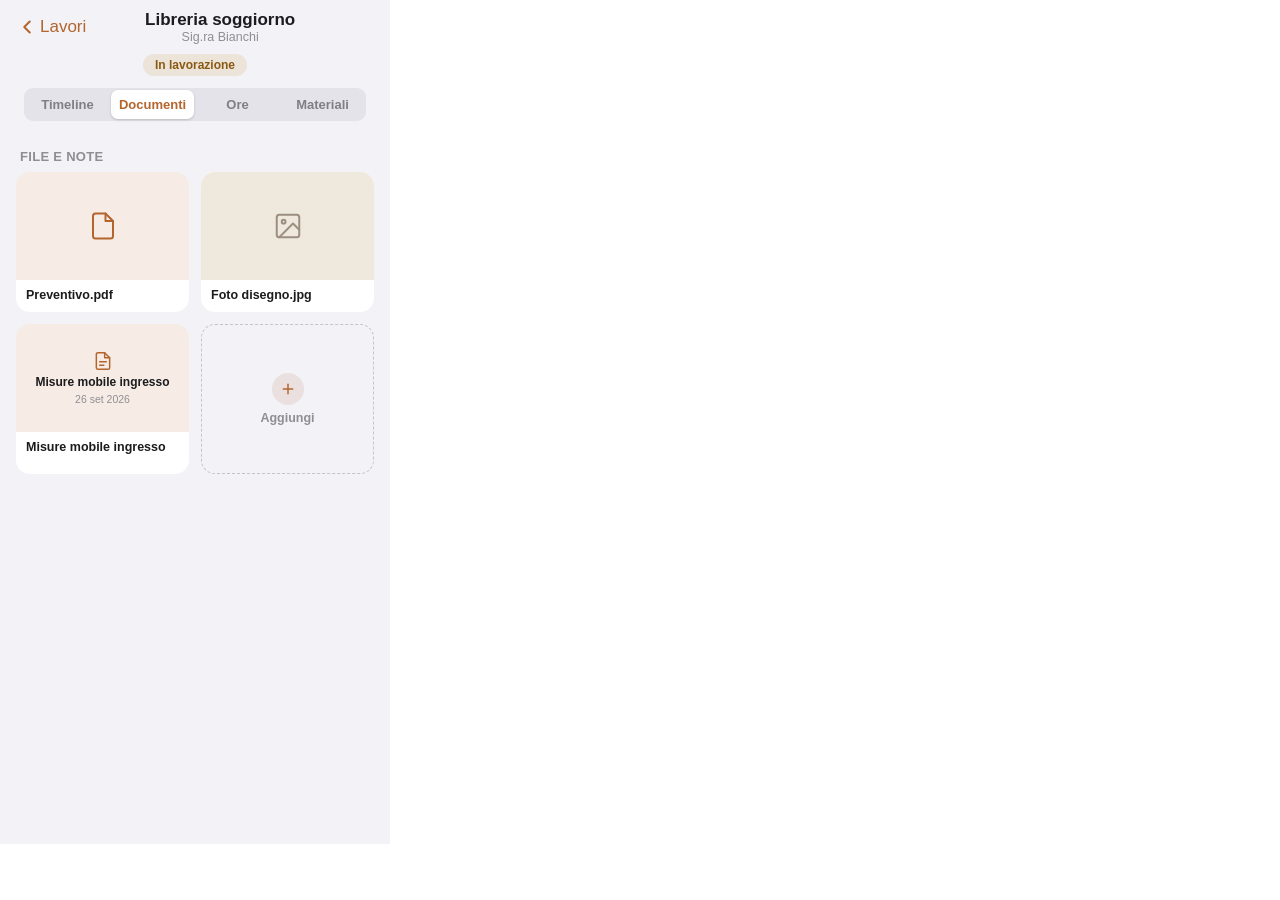
<file: scripts/preview/apple-documenti.html>
<!doctype html>
<html>
<head>
<meta charset="utf-8">
<style>
  :root {
    --bg: #F2F2F7; --card: #FFFFFF; --sep: rgba(60,60,67,0.29);
    --label: #1C1C1E; --label2: #8E8E93; --accent: #B4652E; --accent-soft: rgba(180,101,46,0.12);
    --warn-bg: rgba(200,138,46,0.15); --warn-ink: #8A5A12;
  }
  * { box-sizing: border-box; -webkit-font-smoothing: antialiased; }
  body { margin: 0; font-family: -apple-system, BlinkMacSystemFont, "SF Pro Text", "Segoe UI", Roboto, sans-serif; }
  .phone { width: 390px; height: 844px; background: var(--bg); color: var(--label); display: flex; flex-direction: column; overflow: hidden; position: relative; }
  .header { background: var(--bg); padding: 10px 8px 8px 8px; }
  .header-row { display: flex; align-items: center; gap: 8px; padding: 0 8px; }
  .back { color: var(--accent); display: flex; align-items: center; gap: 2px; font-size: 17px; }
  .titles { flex: 1; text-align: center; margin-right: 28px; }
  .job-name { font-size: 17px; font-weight: 600; }
  .job-client { font-size: 12.5px; color: var(--label2); }
  .status-pill { align-self: center; margin: 10px auto 0 auto; padding: 4px 12px; border-radius: 999px; background: var(--warn-bg); color: var(--warn-ink); font-size: 12px; font-weight: 700; width: fit-content; }
  .segmented { display: flex; background: rgba(118,118,128,0.12); border-radius: 9px; padding: 2px; gap: 2px; margin: 12px 16px 0 16px; }
  .segmented div { flex: 1; text-align: center; padding: 7px 0; border-radius: 7px; font-size: 13px; font-weight: 600; color: rgba(60,60,67,0.6); }
  .segmented div.active { background: #fff; box-shadow: 0 1px 2.5px rgba(0,0,0,0.18); color: var(--accent); }

  .scroll { flex: 1; overflow: hidden; padding: 4px 16px 0 16px; }
  .section-header { font-size: 13px; font-weight: 600; color: var(--label2); text-transform: uppercase; letter-spacing: 0.3px; margin: 16px 4px 8px 4px; }
  .grid { display: grid; grid-template-columns: repeat(2, 1fr); gap: 12px; }
  .tile { background: var(--card); border-radius: 14px; overflow: hidden; }
  .thumb { height: 108px; background: var(--accent-soft); color: var(--accent); display: flex; align-items: center; justify-content: center; }
  .thumb.note { flex-direction: column; gap: 4px; padding: 10px; text-align: center; }
  .note-title { font-size: 12px; font-weight: 700; color: var(--label); }
  .note-date { font-size: 10.5px; color: var(--label2); }
  .tile-name { font-size: 12.5px; font-weight: 600; padding: 8px 10px 10px 10px; overflow: hidden; text-overflow: ellipsis; white-space: nowrap; }
  .add-tile { border: 1.4px dashed rgba(60,60,67,0.25); border-radius: 14px; min-height: 150px; display: flex; flex-direction: column; align-items: center; justify-content: center; gap: 6px; color: var(--label2); }
  .add-tile .circle { width: 32px; height: 32px; border-radius: 999px; background: var(--accent-soft); color: var(--accent); display: flex; align-items: center; justify-content: center; }
</style>
</head>
<body>
<div class="phone">
  <div class="header">
    <div class="header-row">
      <div class="back"><svg width="22" height="22" viewBox="0 0 24 24" fill="none" stroke="currentColor" stroke-width="2.2" stroke-linecap="round" stroke-linejoin="round"><polyline points="15 18 9 12 15 6"/></svg><span>Lavori</span></div>
      <div class="titles"><div class="job-name">Libreria soggiorno</div><div class="job-client">Sig.ra Bianchi</div></div>
    </div>
    <div class="status-pill">In lavorazione</div>
    <div class="segmented"><div>Timeline</div><div class="active">Documenti</div><div>Ore</div><div>Materiali</div></div>
  </div>
  <div class="scroll">
    <div class="section-header">File e note</div>
    <div class="grid">
      <div class="tile">
        <div class="thumb"><svg width="30" height="30" viewBox="0 0 24 24" fill="none" stroke="currentColor" stroke-width="1.6" stroke-linecap="round" stroke-linejoin="round"><path d="M14 2H6a2 2 0 0 0-2 2v16a2 2 0 0 0 2 2h12a2 2 0 0 0 2-2V8z"/><polyline points="14 2 14 8 20 8"/></svg></div>
        <div class="tile-name">Preventivo.pdf</div>
      </div>
      <div class="tile">
        <div class="thumb" style="background:#EFE8DC;color:#9C8F80;"><svg width="30" height="30" viewBox="0 0 24 24" fill="none" stroke="currentColor" stroke-width="1.6" stroke-linecap="round" stroke-linejoin="round"><rect x="3" y="3" width="18" height="18" rx="2"/><circle cx="8.5" cy="8.5" r="1.5"/><polyline points="21 15 16 10 5 21"/></svg></div>
        <div class="tile-name">Foto disegno.jpg</div>
      </div>
      <div class="tile">
        <div class="thumb note">
          <svg width="20" height="20" viewBox="0 0 24 24" fill="none" stroke="currentColor" stroke-width="1.8" stroke-linecap="round" stroke-linejoin="round"><path d="M14 2H6a2 2 0 0 0-2 2v16a2 2 0 0 0 2 2h12a2 2 0 0 0 2-2V8z"/><polyline points="14 2 14 8 20 8"/><line x1="8" y1="13" x2="16" y2="13"/><line x1="8" y1="17" x2="13" y2="17"/></svg>
          <div class="note-title">Misure mobile ingresso</div>
          <div class="note-date">26 set 2026</div>
        </div>
        <div class="tile-name">Misure mobile ingresso</div>
      </div>
      <div class="add-tile">
        <div class="circle"><svg width="16" height="16" viewBox="0 0 24 24" fill="none" stroke="currentColor" stroke-width="2.2" stroke-linecap="round"><line x1="12" y1="5" x2="12" y2="19"/><line x1="5" y1="12" x2="19" y2="12"/></svg></div>
        <div style="font-size:12.5px;font-weight:600;">Aggiungi</div>
      </div>
    </div>
  </div>
</div>
</body>
</html>
</file>
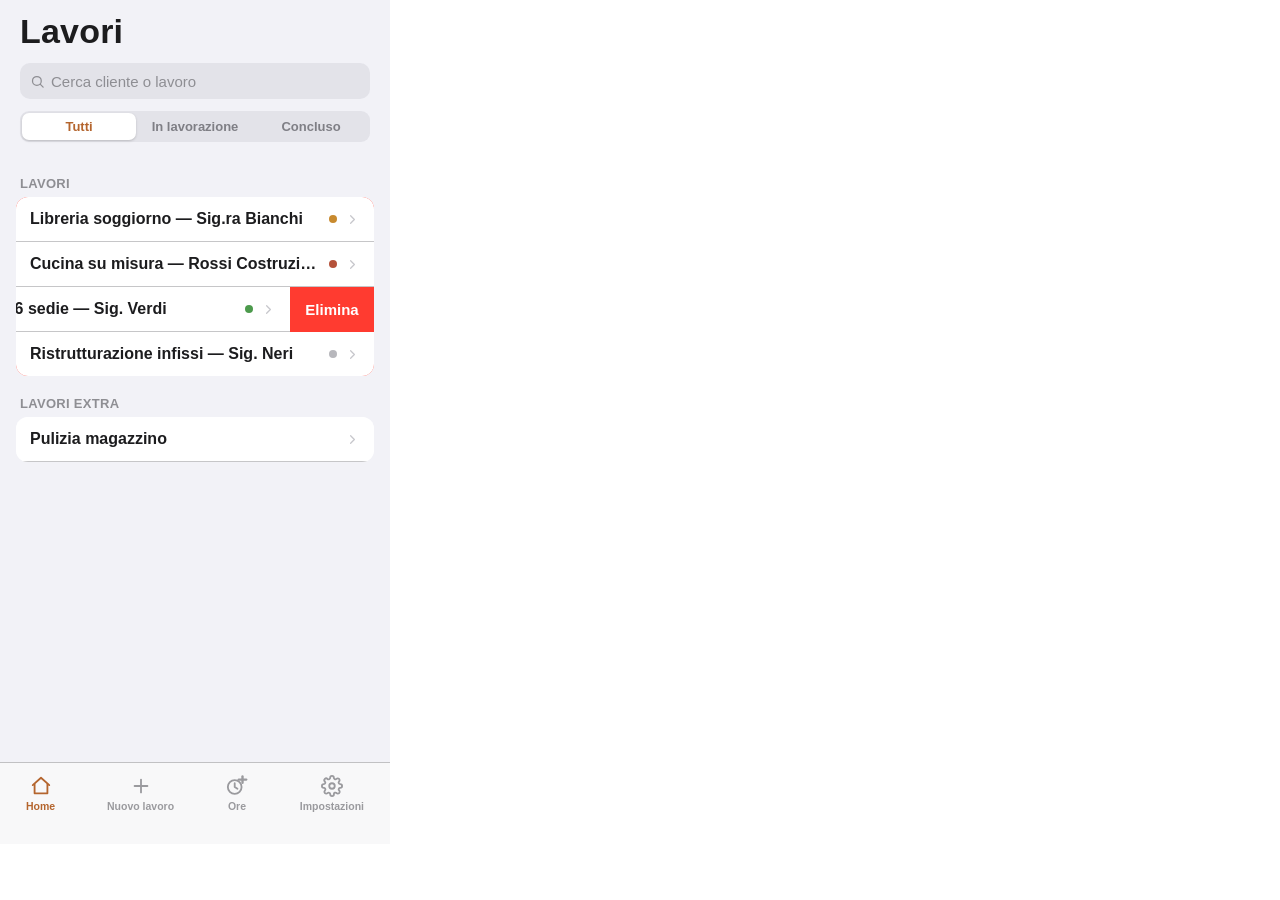
<file: scripts/preview/apple-home.html>
<!doctype html>
<html>
<head>
<meta charset="utf-8">
<style>
  :root {
    --bg: #F2F2F7;
    --card: #FFFFFF;
    --sep: rgba(60,60,67,0.29);
    --label: #1C1C1E;
    --label2: #8E8E93;
    --accent: #B4652E;
    --accent-soft: rgba(180,101,46,0.12);
  }
  * { box-sizing: border-box; -webkit-font-smoothing: antialiased; }
  body { margin: 0; font-family: -apple-system, BlinkMacSystemFont, "SF Pro Text", "Segoe UI", Roboto, sans-serif; }
  .phone {
    width: 390px; height: 844px; background: var(--bg); color: var(--label);
    display: flex; flex-direction: column; overflow: hidden; position: relative;
  }
  .nav { padding: 12px 20px 10px 20px; display: flex; flex-direction: column; gap: 12px; background: var(--bg); }
  .nav-top { display: flex; align-items: center; justify-content: space-between; }
  .large-title { font-size: 34px; font-weight: 700; letter-spacing: 0.2px; }
  .nav-actions { display: flex; gap: 10px; }
  .circle-btn {
    width: 34px; height: 34px; border-radius: 999px; display: flex; align-items: center; justify-content: center;
  }
  .circle-btn.fill { background: var(--accent); color: #fff; }
  .circle-btn.tint { background: var(--accent-soft); color: var(--accent); }
  .search {
    height: 36px; border-radius: 10px; background: rgba(118,118,128,0.12);
    display: flex; align-items: center; gap: 6px; padding: 0 10px; color: var(--label2); font-size: 15px;
  }
  .segmented {
    display: flex; background: rgba(118,118,128,0.12); border-radius: 9px; padding: 2px; gap: 2px;
  }
  .segmented div {
    flex: 1; text-align: center; padding: 6px 0; border-radius: 7px; font-size: 13px; font-weight: 600; color: var(--label);
  }
  .segmented div.active { background: #fff; box-shadow: 0 1px 2.5px rgba(0,0,0,0.18); color: var(--accent); }
  .segmented div:not(.active) { color: rgba(60,60,67,0.6); }

  .scroll { flex: 1; overflow: hidden; padding: 4px 0 0 0; }
  .section-header { font-size: 13px; font-weight: 600; color: var(--label2); text-transform: uppercase; letter-spacing: 0.3px; margin: 20px 20px 6px 20px; }
  .group { background: var(--card); margin: 0 16px; border-radius: 12px; overflow: hidden; }
  .row-wrap { position: relative; background: #FF3B30; overflow: hidden; }
  .swipe-action {
    position: absolute; top: 0; right: 0; bottom: 0; width: 84px;
    display: flex; align-items: center; justify-content: center;
    color: #fff; font-size: 15px; font-weight: 600;
  }
  .row { display: flex; align-items: center; gap: 12px; padding: 12px 14px; background: var(--card); position: relative; border-bottom: 0.6px solid var(--sep); }
  .row.swiped { transform: translateX(-84px); }
  .row-wrap:last-child .row { border-bottom: none; }
  .row-main { flex: 1; min-width: 0; }
  .row-title { font-size: 16px; font-weight: 600; line-height: 1.25; overflow: hidden; text-overflow: ellipsis; white-space: nowrap; }
  .row-sub { font-size: 13px; color: var(--label2); margin-top: 2px; }
  .row-trail { display: flex; align-items: center; gap: 8px; flex-shrink: 0; }
  .dot { width: 8px; height: 8px; border-radius: 999px; }
  .dot.amber { background: #C88A2E; }
  .dot.terra { background: #B5523A; }
  .dot.green { background: #4C9A4C; }
  .dot.gray { background: #B7B7BC; }
  .amount { font-size: 15px; font-weight: 600; font-variant-numeric: tabular-nums; }
  .chev { color: #C7C7CC; }

  .tabbar {
    height: 82px; padding-bottom: 20px; display: flex; align-items: center; justify-content: space-around;
    background: rgba(249,249,249,0.82); backdrop-filter: blur(20px); -webkit-backdrop-filter: blur(20px);
    border-top: 0.6px solid var(--sep);
  }
  .tabitem { display: flex; flex-direction: column; align-items: center; gap: 3px; color: #9a9a9e; }
  .tabitem.active { color: var(--accent); }
  .tabitem span { font-size: 10.5px; font-weight: 600; }
</style>
</head>
<body>
<div class="phone">

  <div class="nav">
    <div class="nav-top">
      <div class="large-title">Lavori</div>
    </div>
    <div class="search">
      <svg width="15" height="15" viewBox="0 0 24 24" fill="none" stroke="currentColor" stroke-width="2" stroke-linecap="round" stroke-linejoin="round"><circle cx="11" cy="11" r="7"/><line x1="21" y1="21" x2="16.65" y2="16.65"/></svg>
      Cerca cliente o lavoro
    </div>
    <div class="segmented">
      <div class="active">Tutti</div>
      <div>In lavorazione</div>
      <div>Concluso</div>
    </div>
  </div>

  <div class="scroll">
    <div class="section-header">Lavori</div>
    <div class="group">
      <div class="row-wrap">
        <div class="row">
          <div class="row-main">
            <div class="row-title">Libreria soggiorno — Sig.ra Bianchi</div>
          </div>
          <div class="row-trail"><span class="dot amber"></span><svg class="chev" width="15" height="15" viewBox="0 0 24 24" fill="none" stroke="currentColor" stroke-width="2" stroke-linecap="round" stroke-linejoin="round"><polyline points="9 18 15 12 9 6"/></svg></div>
        </div>
      </div>
      <div class="row-wrap">
        <div class="row">
          <div class="row-main">
            <div class="row-title">Cucina su misura — Rossi Costruzioni</div>
          </div>
          <div class="row-trail"><span class="dot terra"></span><svg class="chev" width="15" height="15" viewBox="0 0 24 24" fill="none" stroke="currentColor" stroke-width="2" stroke-linecap="round" stroke-linejoin="round"><polyline points="9 18 15 12 9 6"/></svg></div>
        </div>
      </div>
      <div class="row-wrap">
        <div class="swipe-action">Elimina</div>
        <div class="row swiped">
          <div class="row-main">
            <div class="row-title">Tavolo + 6 sedie — Sig. Verdi</div>
          </div>
          <div class="row-trail"><span class="dot green"></span><svg class="chev" width="15" height="15" viewBox="0 0 24 24" fill="none" stroke="currentColor" stroke-width="2" stroke-linecap="round" stroke-linejoin="round"><polyline points="9 18 15 12 9 6"/></svg></div>
        </div>
      </div>
      <div class="row-wrap">
        <div class="row">
          <div class="row-main">
            <div class="row-title">Ristrutturazione infissi — Sig. Neri</div>
          </div>
          <div class="row-trail"><span class="dot gray"></span><svg class="chev" width="15" height="15" viewBox="0 0 24 24" fill="none" stroke="currentColor" stroke-width="2" stroke-linecap="round" stroke-linejoin="round"><polyline points="9 18 15 12 9 6"/></svg></div>
        </div>
      </div>
    </div>

    <div class="section-header">Lavori extra</div>
    <div class="group">
      <div class="row">
        <div class="row-main">
          <div class="row-title">Pulizia magazzino</div>
        </div>
        <div class="row-trail"><svg class="chev" width="15" height="15" viewBox="0 0 24 24" fill="none" stroke="currentColor" stroke-width="2" stroke-linecap="round" stroke-linejoin="round"><polyline points="9 18 15 12 9 6"/></svg></div>
      </div>
    </div>
  </div>

  <div class="tabbar">
    <div class="tabitem active">
      <svg width="22" height="22" viewBox="0 0 24 24" fill="none" stroke="currentColor" stroke-width="2" stroke-linecap="round" stroke-linejoin="round"><path d="M3 11l9-8 9 8"/><path d="M5 10v10h14V10"/></svg>
      <span>Home</span>
    </div>
    <div class="tabitem">
      <svg width="22" height="22" viewBox="0 0 24 24" fill="none" stroke="currentColor" stroke-width="2" stroke-linecap="round"><line x1="12" y1="5" x2="12" y2="19"/><line x1="5" y1="12" x2="19" y2="12"/></svg>
      <span>Nuovo lavoro</span>
    </div>
    <div class="tabitem">
      <svg width="22" height="22" viewBox="0 0 24 24" fill="none" stroke="currentColor" stroke-width="2" stroke-linecap="round" stroke-linejoin="round"><circle cx="9.5" cy="13" r="7.5"/><polyline points="9.5 9 9.5 13 12.5 15"/><line x1="18" y1="1.5" x2="18" y2="8.5" stroke-width="2.6"/><line x1="14" y1="5" x2="22" y2="5" stroke-width="2.6"/></svg>
      <span>Ore</span>
    </div>
    <div class="tabitem">
      <svg width="22" height="22" viewBox="0 0 24 24" fill="none" stroke="currentColor" stroke-width="2" stroke-linecap="round" stroke-linejoin="round"><circle cx="12" cy="12" r="3"/><path d="M19.4 15a1.65 1.65 0 0 0 .33 1.82l.06.06a2 2 0 1 1-2.83 2.83l-.06-.06a1.65 1.65 0 0 0-1.82-.33 1.65 1.65 0 0 0-1 1.51V21a2 2 0 0 1-4 0v-.09A1.65 1.65 0 0 0 9 19.4a1.65 1.65 0 0 0-1.82.33l-.06.06a2 2 0 1 1-2.83-2.83l.06-.06A1.65 1.65 0 0 0 4.6 15a1.65 1.65 0 0 0-1.51-1H3a2 2 0 0 1 0-4h.09A1.65 1.65 0 0 0 4.6 9a1.65 1.65 0 0 0-.33-1.82l-.06-.06a2 2 0 1 1 2.83-2.83l.06.06A1.65 1.65 0 0 0 9 4.6a1.65 1.65 0 0 0 1-1.51V3a2 2 0 0 1 4 0v.09a1.65 1.65 0 0 0 1 1.51 1.65 1.65 0 0 0 1.82-.33l.06-.06a2 2 0 1 1 2.83 2.83l-.06.06A1.65 1.65 0 0 0 19.4 9a1.65 1.65 0 0 0 1.51 1H21a2 2 0 0 1 0 4h-.09a1.65 1.65 0 0 0-1.51 1z"/></svg>
      <span>Impostazioni</span>
    </div>
  </div>
</div>
</body>
</html>
</file>
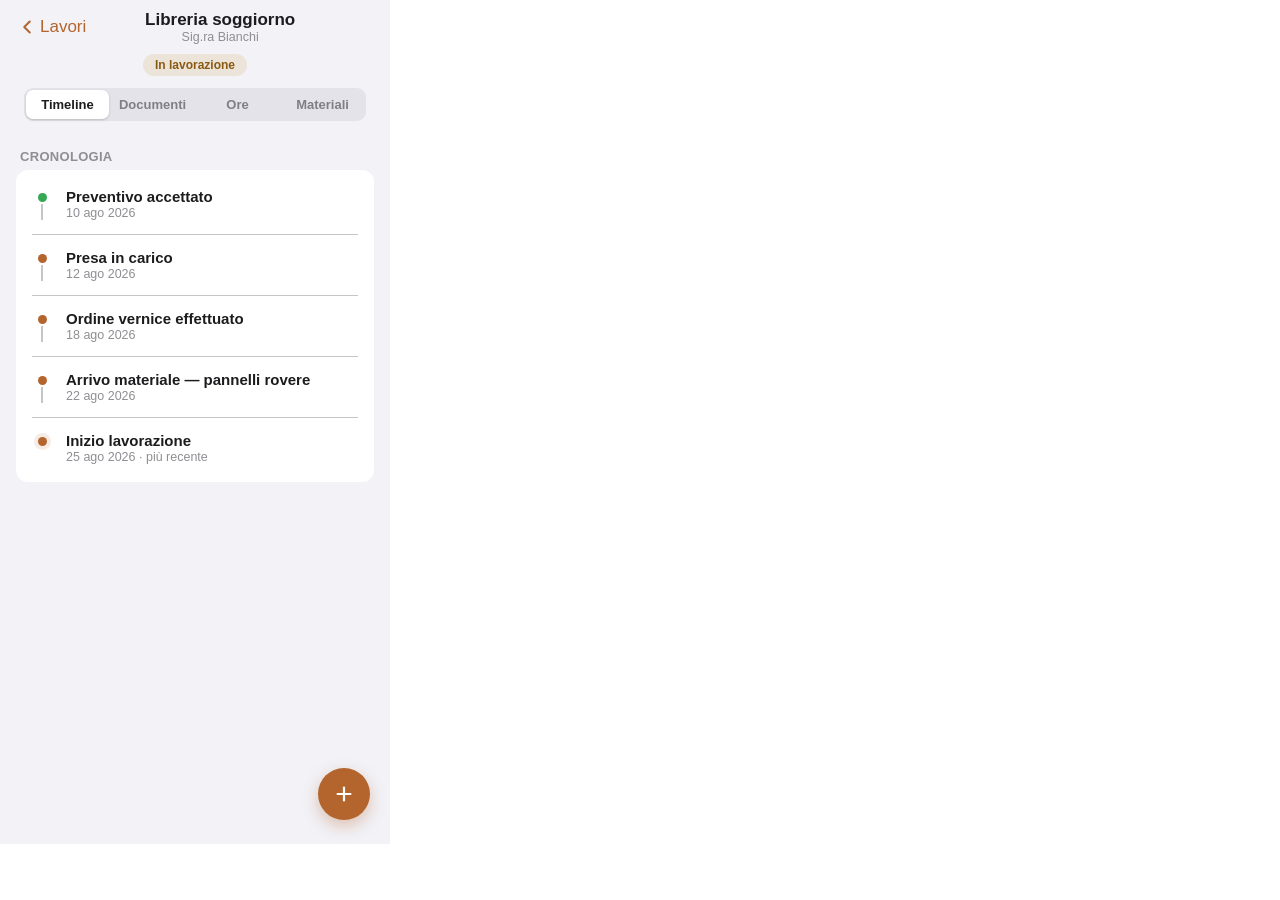
<file: scripts/preview/apple-job.html>
<!doctype html>
<html>
<head>
<meta charset="utf-8">
<style>
  :root {
    --bg: #F2F2F7;
    --card: #FFFFFF;
    --sep: rgba(60,60,67,0.29);
    --label: #1C1C1E;
    --label2: #8E8E93;
    --accent: #B4652E;
    --accent-soft: rgba(180,101,46,0.12);
    --warn-bg: rgba(200,138,46,0.15);
    --warn-ink: #8A5A12;
  }
  * { box-sizing: border-box; -webkit-font-smoothing: antialiased; }
  body { margin: 0; font-family: -apple-system, BlinkMacSystemFont, "SF Pro Text", "Segoe UI", Roboto, sans-serif; }
  .phone {
    width: 390px; height: 844px; background: var(--bg); color: var(--label);
    display: flex; flex-direction: column; overflow: hidden; position: relative;
  }

  .header { background: var(--bg); padding: 10px 8px 8px 8px; }
  .header-row { display: flex; align-items: center; gap: 8px; padding: 0 8px; }
  .back { color: var(--accent); display: flex; align-items: center; gap: 2px; font-size: 17px; }
  .titles { flex: 1; text-align: center; margin-right: 28px; }
  .job-name { font-size: 17px; font-weight: 600; }
  .job-client { font-size: 12.5px; color: var(--label2); }
  .status-pill {
    align-self: center; margin: 10px auto 0 auto; padding: 4px 12px; border-radius: 999px;
    background: var(--warn-bg); color: var(--warn-ink); font-size: 12px; font-weight: 700;
  }

  .segmented {
    display: flex; background: rgba(118,118,128,0.12); border-radius: 9px; padding: 2px; gap: 2px;
    margin: 12px 16px 0 16px;
  }
  .segmented div { flex: 1; text-align: center; padding: 7px 0; border-radius: 7px; font-size: 13px; font-weight: 600; color: rgba(60,60,67,0.6); }
  .segmented div.active { background: #fff; box-shadow: 0 1px 2.5px rgba(0,0,0,0.18); color: var(--label); }

  .scroll { flex: 1; overflow: hidden; position: relative; }
  .section-header { font-size: 13px; font-weight: 600; color: var(--label2); text-transform: uppercase; letter-spacing: 0.3px; margin: 20px 20px 6px 20px; }

  .timeline { margin: 0 16px; background: var(--card); border-radius: 12px; padding: 4px 16px; }
  .t-row { display: flex; gap: 14px; padding: 14px 0; border-bottom: 0.6px solid var(--sep); position: relative; }
  .t-row:last-child { border-bottom: none; }
  .t-rail { width: 20px; display: flex; flex-direction: column; align-items: center; flex-shrink: 0; }
  .t-dot { width: 9px; height: 9px; border-radius: 999px; background: var(--accent); margin-top: 5px; }
  .t-dot.done { background: #34A853; }
  .t-line { width: 1.4px; flex: 1; background: var(--sep); margin-top: 2px; }
  .t-label { font-size: 15px; font-weight: 600; }
  .t-date { font-size: 12.5px; color: var(--label2); margin-top: 1px; }

  .fab {
    position: absolute; right: 20px; bottom: 24px; width: 52px; height: 52px; border-radius: 999px;
    background: var(--accent); color: #fff; display: flex; align-items: center; justify-content: center;
    box-shadow: 0 6px 16px rgba(180,101,46,0.35);
  }
</style>
</head>
<body>
<div class="phone">

  <div class="header">
    <div class="header-row">
      <div class="back">
        <svg width="22" height="22" viewBox="0 0 24 24" fill="none" stroke="currentColor" stroke-width="2.2" stroke-linecap="round" stroke-linejoin="round"><polyline points="15 18 9 12 15 6"/></svg>
        <span>Lavori</span>
      </div>
      <div class="titles">
        <div class="job-name">Libreria soggiorno</div>
        <div class="job-client">Sig.ra Bianchi</div>
      </div>
    </div>
    <div class="status-pill" style="width:fit-content;">In lavorazione</div>
    <div class="segmented">
      <div class="active">Timeline</div>
      <div>Documenti</div>
      <div>Ore</div>
      <div>Materiali</div>
    </div>
  </div>

  <div class="scroll">
    <div class="section-header">Cronologia</div>
    <div class="timeline">
      <div class="t-row">
        <div class="t-rail"><div class="t-dot done"></div><div class="t-line"></div></div>
        <div><div class="t-label">Preventivo accettato</div><div class="t-date">10 ago 2026</div></div>
      </div>
      <div class="t-row">
        <div class="t-rail"><div class="t-dot"></div><div class="t-line"></div></div>
        <div><div class="t-label">Presa in carico</div><div class="t-date">12 ago 2026</div></div>
      </div>
      <div class="t-row">
        <div class="t-rail"><div class="t-dot"></div><div class="t-line"></div></div>
        <div><div class="t-label">Ordine vernice effettuato</div><div class="t-date">18 ago 2026</div></div>
      </div>
      <div class="t-row">
        <div class="t-rail"><div class="t-dot"></div><div class="t-line"></div></div>
        <div><div class="t-label">Arrivo materiale — pannelli rovere</div><div class="t-date">22 ago 2026</div></div>
      </div>
      <div class="t-row">
        <div class="t-rail"><div class="t-dot" style="box-shadow:0 0 0 4px var(--accent-soft);"></div></div>
        <div><div class="t-label">Inizio lavorazione</div><div class="t-date">25 ago 2026 · più recente</div></div>
      </div>
    </div>

    <div class="fab">
      <svg width="22" height="22" viewBox="0 0 24 24" fill="none" stroke="currentColor" stroke-width="2.4" stroke-linecap="round"><line x1="12" y1="5" x2="12" y2="19"/><line x1="5" y1="12" x2="19" y2="12"/></svg>
    </div>
  </div>
</div>
</body>
</html>
</file>
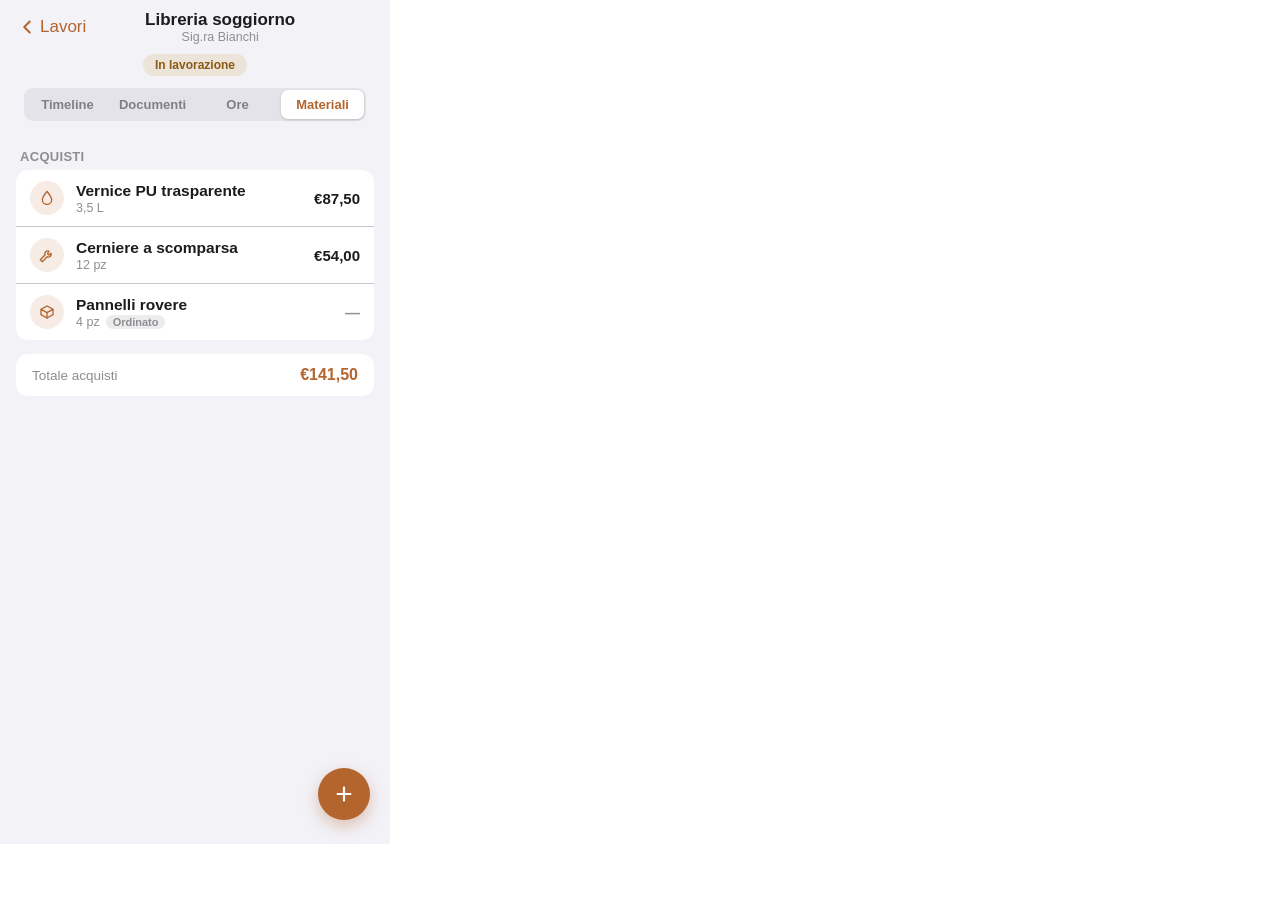
<file: scripts/preview/apple-materiali.html>
<!doctype html>
<html>
<head>
<meta charset="utf-8">
<style>
  :root {
    --bg: #F2F2F7; --card: #FFFFFF; --sep: rgba(60,60,67,0.29);
    --label: #1C1C1E; --label2: #8E8E93; --accent: #B4652E; --accent-soft: rgba(180,101,46,0.12);
    --warn-bg: rgba(200,138,46,0.15); --warn-ink: #8A5A12;
  }
  * { box-sizing: border-box; -webkit-font-smoothing: antialiased; }
  body { margin: 0; font-family: -apple-system, BlinkMacSystemFont, "SF Pro Text", "Segoe UI", Roboto, sans-serif; }
  .phone { width: 390px; height: 844px; background: var(--bg); color: var(--label); display: flex; flex-direction: column; overflow: hidden; position: relative; }
  .header { background: var(--bg); padding: 10px 8px 8px 8px; }
  .header-row { display: flex; align-items: center; gap: 8px; padding: 0 8px; }
  .back { color: var(--accent); display: flex; align-items: center; gap: 2px; font-size: 17px; }
  .titles { flex: 1; text-align: center; margin-right: 28px; }
  .job-name { font-size: 17px; font-weight: 600; }
  .job-client { font-size: 12.5px; color: var(--label2); }
  .status-pill { align-self: center; margin: 10px auto 0 auto; padding: 4px 12px; border-radius: 999px; background: var(--warn-bg); color: var(--warn-ink); font-size: 12px; font-weight: 700; width: fit-content; }
  .segmented { display: flex; background: rgba(118,118,128,0.12); border-radius: 9px; padding: 2px; gap: 2px; margin: 12px 16px 0 16px; }
  .segmented div { flex: 1; text-align: center; padding: 7px 0; border-radius: 7px; font-size: 13px; font-weight: 600; color: rgba(60,60,67,0.6); }
  .segmented div.active { background: #fff; box-shadow: 0 1px 2.5px rgba(0,0,0,0.18); color: var(--accent); }

  .scroll { flex: 1; overflow: hidden; }
  .section-header { font-size: 13px; font-weight: 600; color: var(--label2); text-transform: uppercase; letter-spacing: 0.3px; margin: 20px 20px 6px 20px; }
  .group { background: var(--card); margin: 0 16px; border-radius: 12px; overflow: hidden; }
  .row { display: flex; align-items: center; gap: 12px; padding: 11px 14px; border-bottom: 0.6px solid var(--sep); }
  .row:last-child { border-bottom: none; }
  .icon-circle { width: 34px; height: 34px; border-radius: 999px; background: var(--accent-soft); color: var(--accent); display: flex; align-items: center; justify-content: center; flex-shrink: 0; }
  .row-main { flex: 1; min-width: 0; }
  .row-title { font-size: 15.5px; font-weight: 600; overflow: hidden; text-overflow: ellipsis; white-space: nowrap; }
  .row-sub { font-size: 12.5px; color: var(--label2); margin-top: 1px; display: flex; align-items: center; gap: 6px; }
  .pending-badge { font-size: 11px; font-weight: 700; color: var(--label2); background: rgba(118,118,128,0.14); padding: 1px 7px; border-radius: 999px; }
  .row-trail { flex-shrink: 0; }
  .amount { font-size: 15px; font-weight: 600; font-variant-numeric: tabular-nums; }

  .totals { margin: 14px 16px 0 16px; background: var(--card); border-radius: 12px; padding: 12px 16px; display: flex; justify-content: space-between; align-items: center; }
  .totals .label { font-size: 13.5px; color: var(--label2); }
  .totals .value { font-size: 16px; font-weight: 700; color: var(--accent); font-variant-numeric: tabular-nums; }

  .fab { position: absolute; right: 20px; bottom: 24px; width: 52px; height: 52px; border-radius: 999px; background: var(--accent); color: #fff; display: flex; align-items: center; justify-content: center; box-shadow: 0 6px 16px rgba(180,101,46,0.35); }
</style>
</head>
<body>
<div class="phone">
  <div class="header">
    <div class="header-row">
      <div class="back"><svg width="22" height="22" viewBox="0 0 24 24" fill="none" stroke="currentColor" stroke-width="2.2" stroke-linecap="round" stroke-linejoin="round"><polyline points="15 18 9 12 15 6"/></svg><span>Lavori</span></div>
      <div class="titles"><div class="job-name">Libreria soggiorno</div><div class="job-client">Sig.ra Bianchi</div></div>
    </div>
    <div class="status-pill">In lavorazione</div>
    <div class="segmented"><div>Timeline</div><div>Documenti</div><div>Ore</div><div class="active">Materiali</div></div>
  </div>
  <div class="scroll">
    <div class="section-header">Acquisti</div>
    <div class="group">
      <div class="row">
        <div class="icon-circle"><svg width="16" height="16" viewBox="0 0 24 24" fill="none" stroke="currentColor" stroke-width="2" stroke-linecap="round" stroke-linejoin="round"><path d="M12 2C9 6 5 10.5 5 14.5A7 7 0 0 0 19 14.5C19 10.5 15 6 12 2z"/></svg></div>
        <div class="row-main"><div class="row-title">Vernice PU trasparente</div><div class="row-sub">3,5 L</div></div>
        <div class="row-trail"><div class="amount">€87,50</div></div>
      </div>
      <div class="row">
        <div class="icon-circle"><svg width="16" height="16" viewBox="0 0 24 24" fill="none" stroke="currentColor" stroke-width="2" stroke-linecap="round" stroke-linejoin="round"><path d="M14.7 6.3a4 4 0 0 0-5.4 5.4L2 19l3 3 7.3-7.3a4 4 0 0 0 5.4-5.4l-2.8 2.8-2-2z"/></svg></div>
        <div class="row-main"><div class="row-title">Cerniere a scomparsa</div><div class="row-sub">12 pz</div></div>
        <div class="row-trail"><div class="amount">€54,00</div></div>
      </div>
      <div class="row">
        <div class="icon-circle"><svg width="16" height="16" viewBox="0 0 24 24" fill="none" stroke="currentColor" stroke-width="2" stroke-linecap="round" stroke-linejoin="round"><path d="M21 8l-9-5-9 5 9 5 9-5z"/><path d="M3 8v8l9 5 9-5V8"/><path d="M12 13v8"/></svg></div>
        <div class="row-main"><div class="row-title">Pannelli rovere</div><div class="row-sub">4 pz <span class="pending-badge">Ordinato</span></div></div>
        <div class="row-trail"><div class="amount" style="color:var(--label2)">—</div></div>
      </div>
    </div>
    <div class="totals"><div class="label">Totale acquisti</div><div class="value">€141,50</div></div>
    <div class="fab"><svg width="22" height="22" viewBox="0 0 24 24" fill="none" stroke="currentColor" stroke-width="2.4" stroke-linecap="round"><line x1="12" y1="5" x2="12" y2="19"/><line x1="5" y1="12" x2="19" y2="12"/></svg></div>
  </div>
</div>
</body>
</html>
</file>
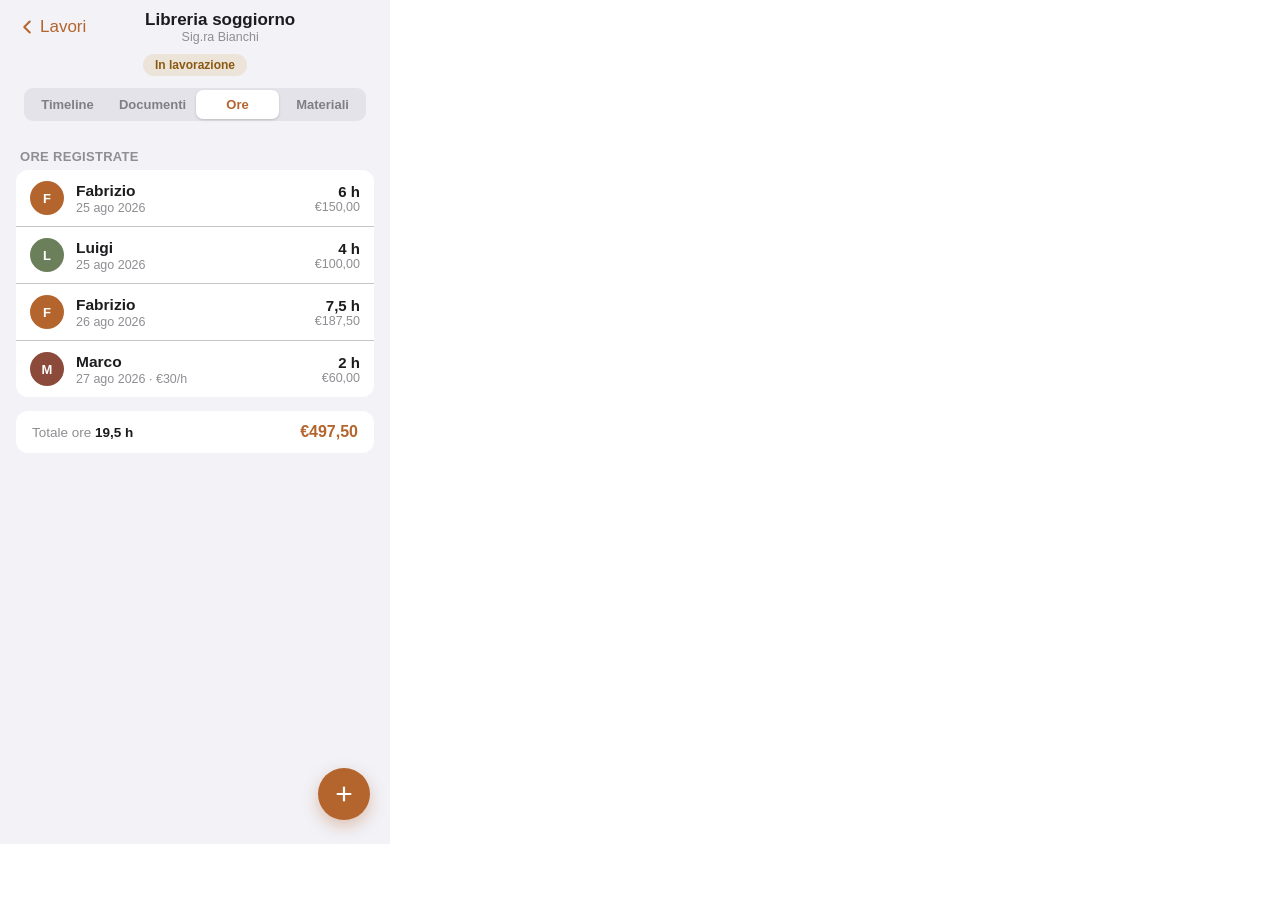
<file: scripts/preview/apple-ore.html>
<!doctype html>
<html>
<head>
<meta charset="utf-8">
<style>
  :root {
    --bg: #F2F2F7; --card: #FFFFFF; --sep: rgba(60,60,67,0.29);
    --label: #1C1C1E; --label2: #8E8E93; --accent: #B4652E; --accent-soft: rgba(180,101,46,0.12);
    --warn-bg: rgba(200,138,46,0.15); --warn-ink: #8A5A12;
  }
  * { box-sizing: border-box; -webkit-font-smoothing: antialiased; }
  body { margin: 0; font-family: -apple-system, BlinkMacSystemFont, "SF Pro Text", "Segoe UI", Roboto, sans-serif; }
  .phone { width: 390px; height: 844px; background: var(--bg); color: var(--label); display: flex; flex-direction: column; overflow: hidden; position: relative; }
  .header { background: var(--bg); padding: 10px 8px 8px 8px; }
  .header-row { display: flex; align-items: center; gap: 8px; padding: 0 8px; }
  .back { color: var(--accent); display: flex; align-items: center; gap: 2px; font-size: 17px; }
  .titles { flex: 1; text-align: center; margin-right: 28px; }
  .job-name { font-size: 17px; font-weight: 600; }
  .job-client { font-size: 12.5px; color: var(--label2); }
  .status-pill { align-self: center; margin: 10px auto 0 auto; padding: 4px 12px; border-radius: 999px; background: var(--warn-bg); color: var(--warn-ink); font-size: 12px; font-weight: 700; width: fit-content; }
  .segmented { display: flex; background: rgba(118,118,128,0.12); border-radius: 9px; padding: 2px; gap: 2px; margin: 12px 16px 0 16px; }
  .segmented div { flex: 1; text-align: center; padding: 7px 0; border-radius: 7px; font-size: 13px; font-weight: 600; color: rgba(60,60,67,0.6); }
  .segmented div.active { background: #fff; box-shadow: 0 1px 2.5px rgba(0,0,0,0.18); color: var(--accent); }

  .scroll { flex: 1; overflow: hidden; }
  .section-header { font-size: 13px; font-weight: 600; color: var(--label2); text-transform: uppercase; letter-spacing: 0.3px; margin: 20px 20px 6px 20px; }
  .group { background: var(--card); margin: 0 16px; border-radius: 12px; overflow: hidden; }
  .row { display: flex; align-items: center; gap: 12px; padding: 11px 14px; border-bottom: 0.6px solid var(--sep); }
  .row:last-child { border-bottom: none; }
  .avatar { width: 34px; height: 34px; border-radius: 999px; color: #fff; display: flex; align-items: center; justify-content: center; font-size: 13px; font-weight: 700; flex-shrink: 0; }
  .row-main { flex: 1; min-width: 0; }
  .row-title { font-size: 15.5px; font-weight: 600; }
  .row-sub { font-size: 12.5px; color: var(--label2); margin-top: 1px; }
  .row-trail { text-align: right; flex-shrink: 0; }
  .amount { font-size: 15px; font-weight: 600; font-variant-numeric: tabular-nums; }
  .amount-sub { font-size: 12.5px; color: var(--label2); font-variant-numeric: tabular-nums; }

  .totals { margin: 14px 16px 0 16px; background: var(--card); border-radius: 12px; padding: 12px 16px; display: flex; justify-content: space-between; align-items: center; }
  .totals .label { font-size: 13.5px; color: var(--label2); }
  .totals .value { font-size: 16px; font-weight: 700; color: var(--accent); font-variant-numeric: tabular-nums; }

  .fab { position: absolute; right: 20px; bottom: 24px; width: 52px; height: 52px; border-radius: 999px; background: var(--accent); color: #fff; display: flex; align-items: center; justify-content: center; box-shadow: 0 6px 16px rgba(180,101,46,0.35); }
</style>
</head>
<body>
<div class="phone">
  <div class="header">
    <div class="header-row">
      <div class="back"><svg width="22" height="22" viewBox="0 0 24 24" fill="none" stroke="currentColor" stroke-width="2.2" stroke-linecap="round" stroke-linejoin="round"><polyline points="15 18 9 12 15 6"/></svg><span>Lavori</span></div>
      <div class="titles"><div class="job-name">Libreria soggiorno</div><div class="job-client">Sig.ra Bianchi</div></div>
    </div>
    <div class="status-pill">In lavorazione</div>
    <div class="segmented"><div>Timeline</div><div>Documenti</div><div class="active">Ore</div><div>Materiali</div></div>
  </div>
  <div class="scroll">
    <div class="section-header">Ore registrate</div>
    <div class="group">
      <div class="row">
        <div class="avatar" style="background:#B4652E;">F</div>
        <div class="row-main"><div class="row-title">Fabrizio</div><div class="row-sub">25 ago 2026</div></div>
        <div class="row-trail"><div class="amount">6 h</div><div class="amount-sub">€150,00</div></div>
      </div>
      <div class="row">
        <div class="avatar" style="background:#6B7F5B;">L</div>
        <div class="row-main"><div class="row-title">Luigi</div><div class="row-sub">25 ago 2026</div></div>
        <div class="row-trail"><div class="amount">4 h</div><div class="amount-sub">€100,00</div></div>
      </div>
      <div class="row">
        <div class="avatar" style="background:#B4652E;">F</div>
        <div class="row-main"><div class="row-title">Fabrizio</div><div class="row-sub">26 ago 2026</div></div>
        <div class="row-trail"><div class="amount">7,5 h</div><div class="amount-sub">€187,50</div></div>
      </div>
      <div class="row">
        <div class="avatar" style="background:#8B4A3A;">M</div>
        <div class="row-main"><div class="row-title">Marco</div><div class="row-sub">27 ago 2026 · €30/h</div></div>
        <div class="row-trail"><div class="amount">2 h</div><div class="amount-sub">€60,00</div></div>
      </div>
    </div>
    <div class="totals"><div class="label">Totale ore <strong style="color:var(--label)">19,5 h</strong></div><div class="value">€497,50</div></div>
    <div class="fab"><svg width="22" height="22" viewBox="0 0 24 24" fill="none" stroke="currentColor" stroke-width="2.4" stroke-linecap="round"><line x1="12" y1="5" x2="12" y2="19"/><line x1="5" y1="12" x2="19" y2="12"/></svg></div>
  </div>
</div>
</body>
</html>
</file>
